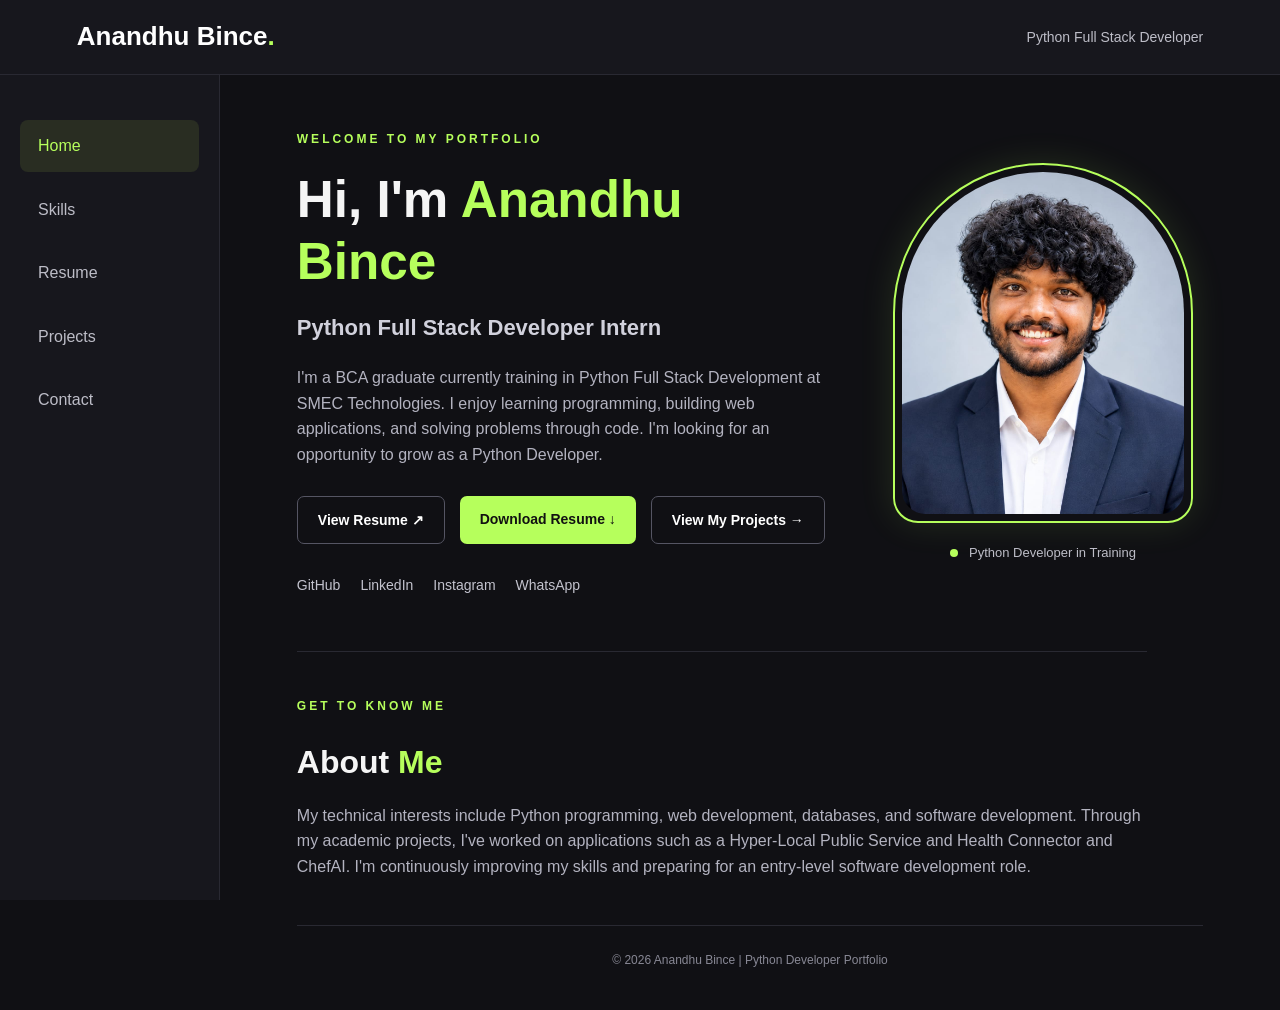
<file: index.html>
<!DOCTYPE html>
<html lang="en">
<head>
    <meta charset="UTF-8">
    <meta name="viewport" content="width=device-width, initial-scale=1.0">

    <title>Anandhu Bince | Python Developer Intern</title>

    <!-- Connect CSS -->
    <link rel="stylesheet" href="style.css">
</head>

<body>

    <!-- Top Navigation -->
    <header class="topbar">
        <a href="index.html" class="logo">Anandhu Bince<span>.</span></a>

        <div class="topbar-text">
            Python Full Stack Developer
        </div>
    </header>

    <!-- Sidebar -->
    <aside class="sidebar">
        <nav>
            <a href="index.html" class="active">Home</a>
            <a href="skills.html">Skills</a>
            <a href="resume.html">Resume</a>
            <a href="work.html">Projects</a>
            <a href="contact.html">Contact</a>
        </nav>
    </aside>

    <!-- Main Content -->
    <main class="main-content">

        <section class="hero">

            <!-- Introduction -->
            <div class="hero-text">

                <p class="welcome">WELCOME TO MY PORTFOLIO</p>

                <h1>
                    Hi, I'm <span>Anandhu Bince</span>
                </h1>

                <h2>Python Full Stack Developer Intern</h2>

                <p class="description">
                    I'm a BCA graduate currently training in Python Full Stack
                    Development at SMEC Technologies. I enjoy learning programming,
                    building web applications, and solving problems through code.
                    I'm looking for an opportunity to grow as a Python Developer.
                </p>

               
            <!-- Buttons -->
            <div class="buttons">

    <!-- View Resume -->
    <a href="./resume.pdf"
       target="_blank"
       rel="noopener noreferrer"
       class="btn secondary-btn">
        View Resume ↗
    </a>

    <!-- Download Resume -->
    <a href="./resume.pdf"
       download="Anandhu_Bince_Resume.pdf"
       class="btn primary-btn">
        Download Resume ↓
    </a>

    <!-- View Projects -->
    <a href="work.html" class="btn secondary-btn">
        View My Projects →
    </a>

</div>

                <!-- Social Links -->
                <div class="social-links">
                    <a href="https://github.com/anandhubince"
                       target="_blank" rel="noopener noreferrer">GitHub</a>

                    <a href="https://www.linkedin.com/in/anandhubince"
                       target="_blank" rel="noopener noreferrer">LinkedIn</a>

                    <a href="https://www.instagram.com/"
                       target="_blank" rel="noopener noreferrer">Instagram</a>

                    <a href="https://wa.me/918590468492"
                       target="_blank" rel="noopener noreferrer">WhatsApp</a>
                </div>

            </div>

            <!-- Profile Photo -->
            <div class="hero-image">
                <div class="image-frame">
                    <img src="profile.jpeg"
                         alt="Anandhu Bince - Python Developer">
                </div>

                <div class="photo-caption">
                    <span class="status-dot"></span>
                    Python Developer in Training
                </div>
            </div>

        </section>

        <!-- About Section -->
        <section class="about-section">

            <p class="section-label">GET TO KNOW ME</p>

            <h2>About <span>Me</span></h2>

            <p>
                My technical interests include Python programming, web development,
                databases, and software development. Through my academic projects,
                I've worked on applications such as a Hyper-Local Public Service
                and Health Connector and ChefAI. I'm continuously improving my
                skills and preparing for an entry-level software development role.
            </p>

        </section>

        <!-- Footer -->
        <footer>
            <p>© 2026 Anandhu Bince | Python Developer Portfolio</p>
        </footer>

    </main>

    <!-- Connect JavaScript -->
    <script src="script.js"></script>

</body>
</html>
</file>
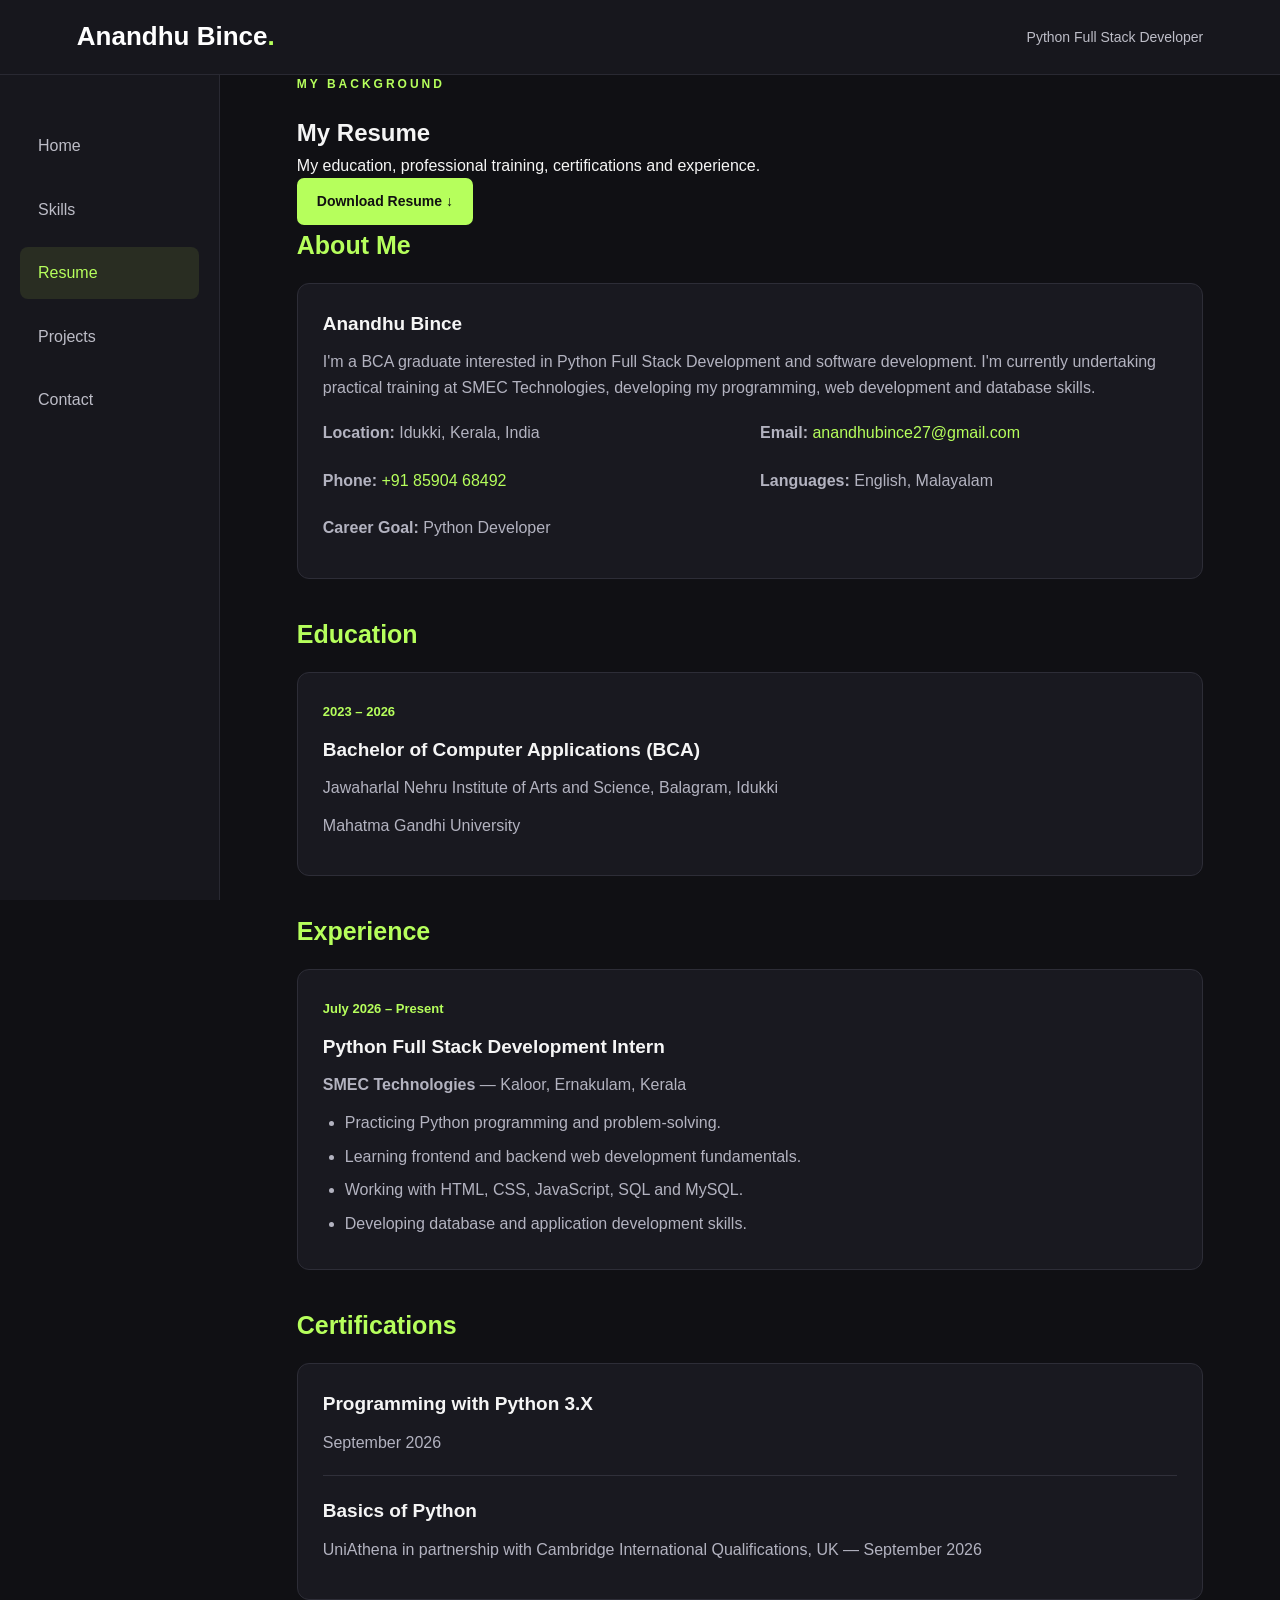
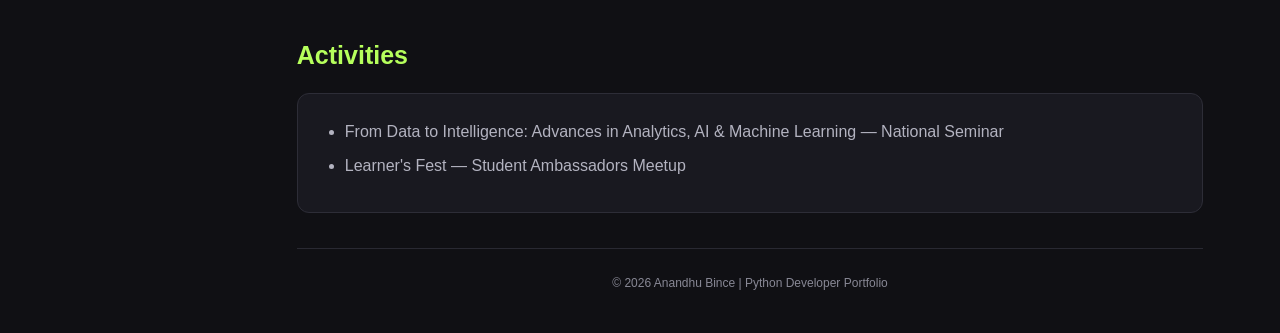
<file: resume.html>
<!DOCTYPE html>
<html lang="en">
<head>
    <meta charset="UTF-8">
    <meta name="viewport" content="width=device-width, initial-scale=1.0">

    <title>Resume | Anandhu Bince</title>

    <link rel="stylesheet" href="style.css">
</head>

<body>

    <!-- Top Bar -->
    <header class="topbar">
        <a href="index.html" class="logo">Anandhu Bince<span>.</span></a>
        <div class="topbar-text">Python Full Stack Developer</div>
    </header>

    <!-- Sidebar -->
    <aside class="sidebar">
        <nav>
            <a href="index.html">Home</a>
            <a href="skills.html">Skills</a>
            <a href="resume.html" class="active">Resume</a>
            <a href="work.html">Projects</a>
            <a href="contact.html">Contact</a>
        </nav>
    </aside>

    <!-- Main Content -->
    <main class="main-content">

        <section class="page-heading">
            <p class="section-label">MY BACKGROUND</p>
            <h1>My <span>Resume</span></h1>

            <p>
                My education, professional training, certifications and experience.
            </p>

            
            <a href="./resume.pdf"
                download="Anandhu_Bince_Resume.pdf"
                class="btn primary-btn">
                Download Resume ↓
            </a>

        </section>

        <!-- Professional Summary -->
        <section class="resume-section">

            <h2>About Me</h2>

            <div class="resume-card">
                <h3>Anandhu Bince</h3>

                <p>
                    I'm a BCA graduate interested in Python Full Stack Development
                    and software development. I'm currently undertaking practical
                    training at SMEC Technologies, developing my programming,
                    web development and database skills.
                </p>

                <div class="details-grid">
                    <p><strong>Location:</strong> Idukki, Kerala, India</p>

                    <p>
                        <strong>Email:</strong>
                        <a href="mailto:anandhubince27@gmail.com">
                            anandhubince27@gmail.com
                        </a>
                    </p>

                    <p>
                        <strong>Phone:</strong>
                        <a href="tel:+918590468492">+91 85904 68492</a>
                    </p>

                    <p><strong>Languages:</strong> English, Malayalam</p>

                    <p><strong>Career Goal:</strong> Python Developer</p>
                </div>
            </div>

        </section>

        <!-- Education -->
        <section class="resume-section">

            <h2>Education</h2>

            <div class="resume-card timeline-card">

                <span class="timeline-date">2023 – 2026</span>

                <h3>Bachelor of Computer Applications (BCA)</h3>

                <p>
                    Jawaharlal Nehru Institute of Arts and Science,
                    Balagram, Idukki
                </p>

                <p>Mahatma Gandhi University</p>

            </div>

        </section>

        <!-- Experience -->
        <section class="resume-section">

            <h2>Experience</h2>

            <div class="resume-card timeline-card">

                <span class="timeline-date">July 2026 – Present</span>

                <h3>Python Full Stack Development Intern</h3>

                <p><strong>SMEC Technologies</strong> — Kaloor, Ernakulam, Kerala</p>

                <ul>
                    <li>Practicing Python programming and problem-solving.</li>
                    <li>Learning frontend and backend web development fundamentals.</li>
                    <li>Working with HTML, CSS, JavaScript, SQL and MySQL.</li>
                    <li>Developing database and application development skills.</li>
                </ul>

            </div>

        </section>

        <!-- Certifications -->
        <section class="resume-section">

            <h2>Certifications</h2>

            <div class="resume-card">

                <h3>Programming with Python 3.X</h3>
                <p>September 2026</p>

                <hr>

                <h3>Basics of Python</h3>
                <p>
                    UniAthena in partnership with Cambridge International
                    Qualifications, UK — September 2026
                </p>

            </div>

        </section>

        <!-- Activities -->
        <section class="resume-section">

            <h2>Activities</h2>

            <div class="resume-card">

                <ul>
                    <li>
                        From Data to Intelligence: Advances in Analytics,
                        AI & Machine Learning — National Seminar
                    </li>

                    <li>
                        Learner's Fest — Student Ambassadors Meetup
                    </li>
                </ul>

            </div>

        </section>

        <footer>
            <p>© 2026 Anandhu Bince | Python Developer Portfolio</p>
        </footer>

    </main>

    <script src="script.js"></script>

</body>
</html>
</file>
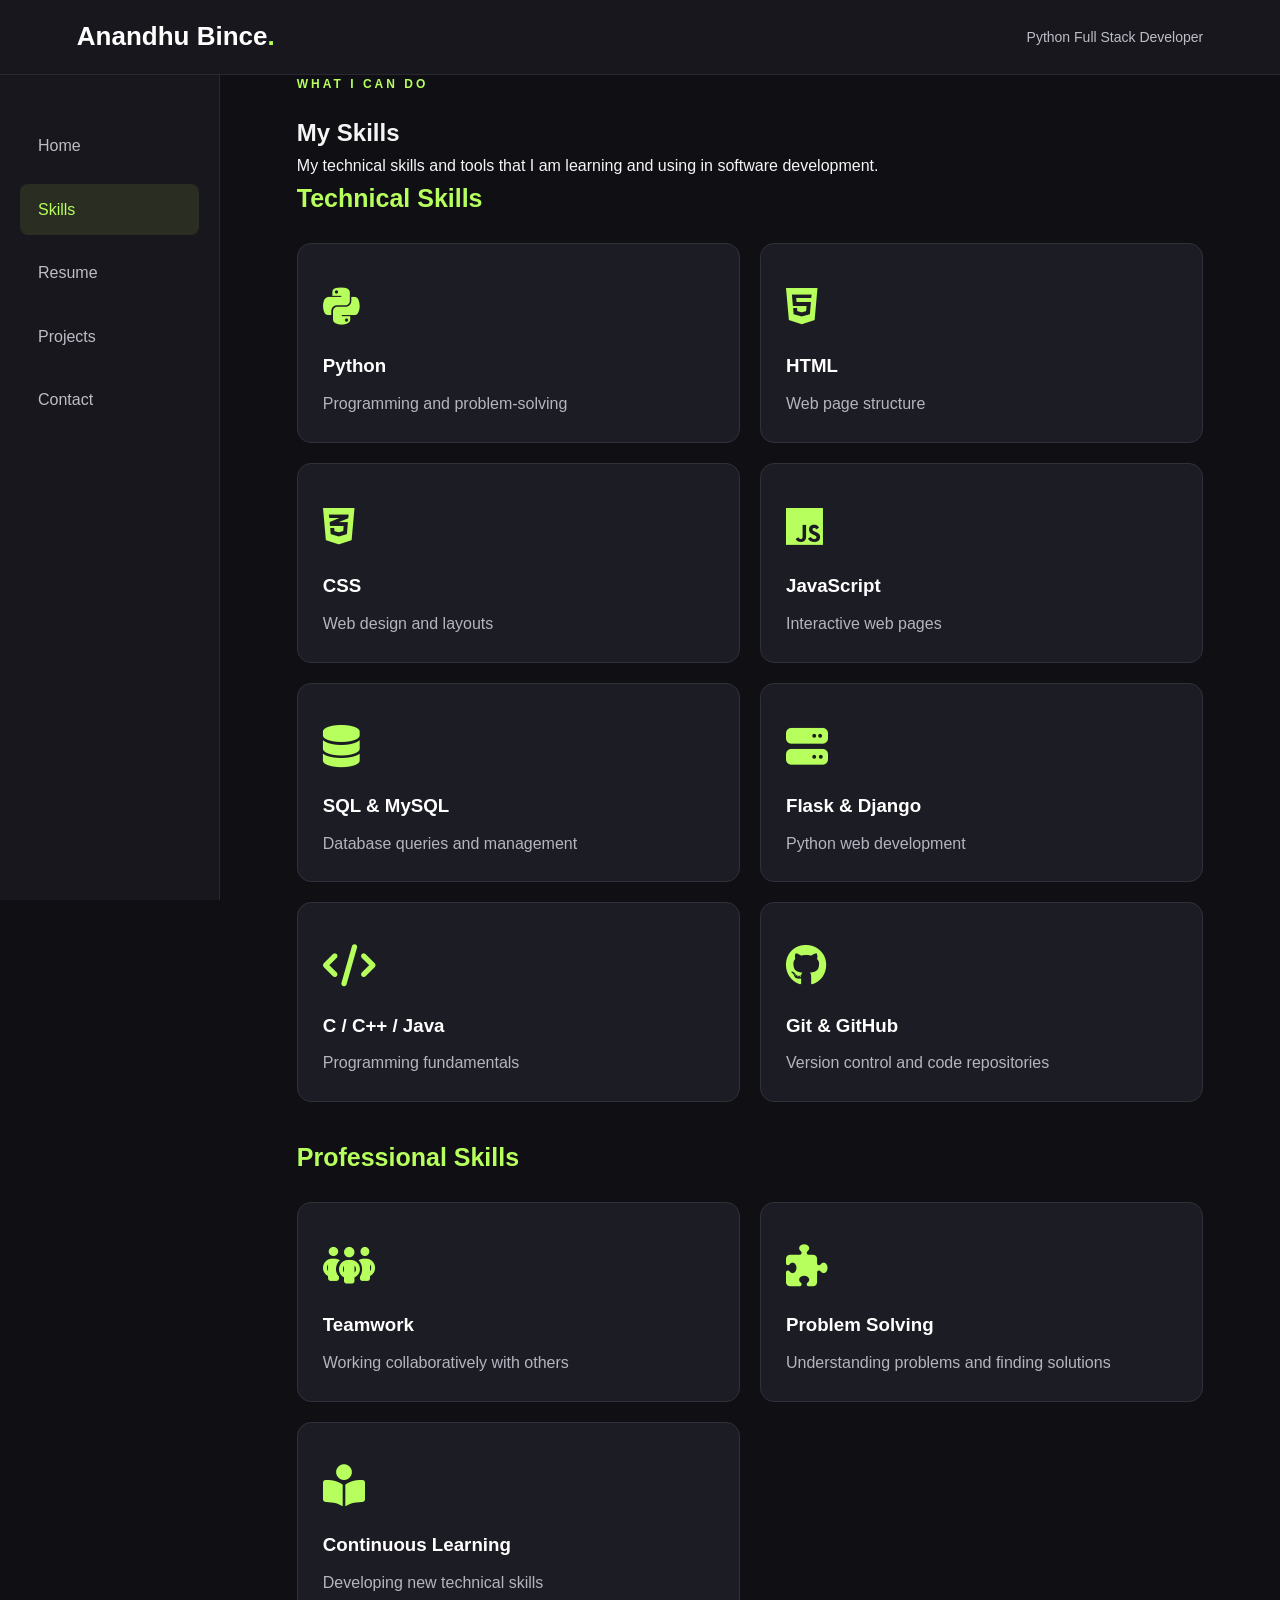
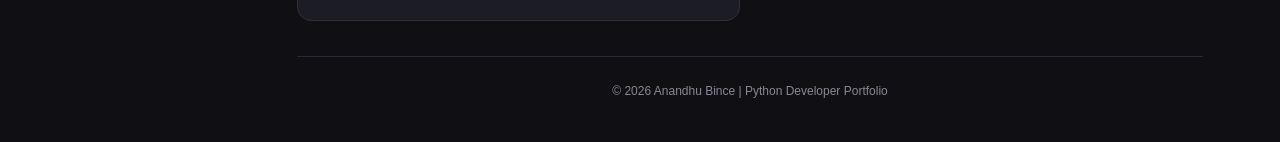
<file: skills.html>
<!DOCTYPE html>
<html lang="en">
<head>
    <meta charset="UTF-8">
    <meta name="viewport" content="width=device-width, initial-scale=1.0">

    <title>Skills | Anandhu Bince</title>

    <link rel="stylesheet" href="style.css">
    <!-- Font Awesome Icons -->
    <link rel="stylesheet" href="https://cdnjs.cloudflare.com/ajax/libs/font-awesome/6.7.2/css/all.min.css">

</head>

<body>

    <!-- Top Bar -->
    <header class="topbar">
        <a href="index.html" class="logo">Anandhu Bince<span>.</span></a>
        <div class="topbar-text">Python Full Stack Developer</div>
    </header>

    <!-- Sidebar -->
    <aside class="sidebar">
        <nav>
            <a href="index.html">Home</a>
            <a href="skills.html" class="active">Skills</a>
            <a href="resume.html">Resume</a>
            <a href="work.html">Projects</a>
            <a href="contact.html">Contact</a>
        </nav>
    </aside>

    <!-- Main Content -->
    <main class="main-content">

        <section class="page-heading">
            <p class="section-label">WHAT I CAN DO</p>
            <h1>My <span>Skills</span></h1>
            <p>
                My technical skills and tools that I am learning
                and using in software development.
            </p>
        </section>

<!-- Programming Skills -->
<section class="resume-section">
    <h2>Technical Skills</h2>

    <div class="skills-grid">

        <div class="skill-card">
            <div class="skill-icon"><i class="fa-brands fa-python"></i></div>
            <h3>Python</h3>
            <p>Programming and problem-solving</p>
        </div>

        <div class="skill-card">
            <div class="skill-icon"><i class="fa-brands fa-html5"></i></div>
            <h3>HTML</h3>
            <p>Web page structure</p>
        </div>

        <div class="skill-card">
            <div class="skill-icon"><i class="fa-brands fa-css3-alt"></i></div>
            <h3>CSS</h3>
            <p>Web design and layouts</p>
        </div>

        <div class="skill-card">
            <div class="skill-icon"><i class="fa-brands fa-js"></i></div>
            <h3>JavaScript</h3>
            <p>Interactive web pages</p>
        </div>

        <div class="skill-card">
            <div class="skill-icon"><i class="fa-solid fa-database"></i></div>
            <h3>SQL & MySQL</h3>
            <p>Database queries and management</p>
        </div>

        <div class="skill-card">
            <div class="skill-icon"><i class="fa-solid fa-server"></i></div>
            <h3>Flask & Django</h3>
            <p>Python web development</p>
        </div>

        <div class="skill-card">
            <div class="skill-icon"><i class="fa-solid fa-code"></i></div>
            <h3>C / C++ / Java</h3>
            <p>Programming fundamentals</p>
        </div>

        <div class="skill-card">
            <div class="skill-icon"><i class="fa-brands fa-github"></i></div>
            <h3>Git & GitHub</h3>
            <p>Version control and code repositories</p>
        </div>

    </div>
</section>

        <!-- Professional Skills -->
<section class="resume-section">
    <h2>Professional Skills</h2>

    <div class="skills-grid">

        <div class="skill-card">
            <div class="skill-icon">
                <i class="fa-solid fa-people-group"></i>
            </div>
            <h3>Teamwork</h3>
            <p>Working collaboratively with others</p>
        </div>

        <div class="skill-card">
            <div class="skill-icon">
                <i class="fa-solid fa-puzzle-piece"></i>
            </div>
            <h3>Problem Solving</h3>
            <p>Understanding problems and finding solutions</p>
        </div>

        <div class="skill-card">
            <div class="skill-icon">
                <i class="fa-solid fa-book-open-reader"></i>
            </div>
            <h3>Continuous Learning</h3>
            <p>Developing new technical skills</p>
        </div>

    </div>
</section>

        <footer>
            <p>© 2026 Anandhu Bince | Python Developer Portfolio</p>
        </footer>

    </main>

    <script src="script.js"></script>

</body>
</html>
</file>
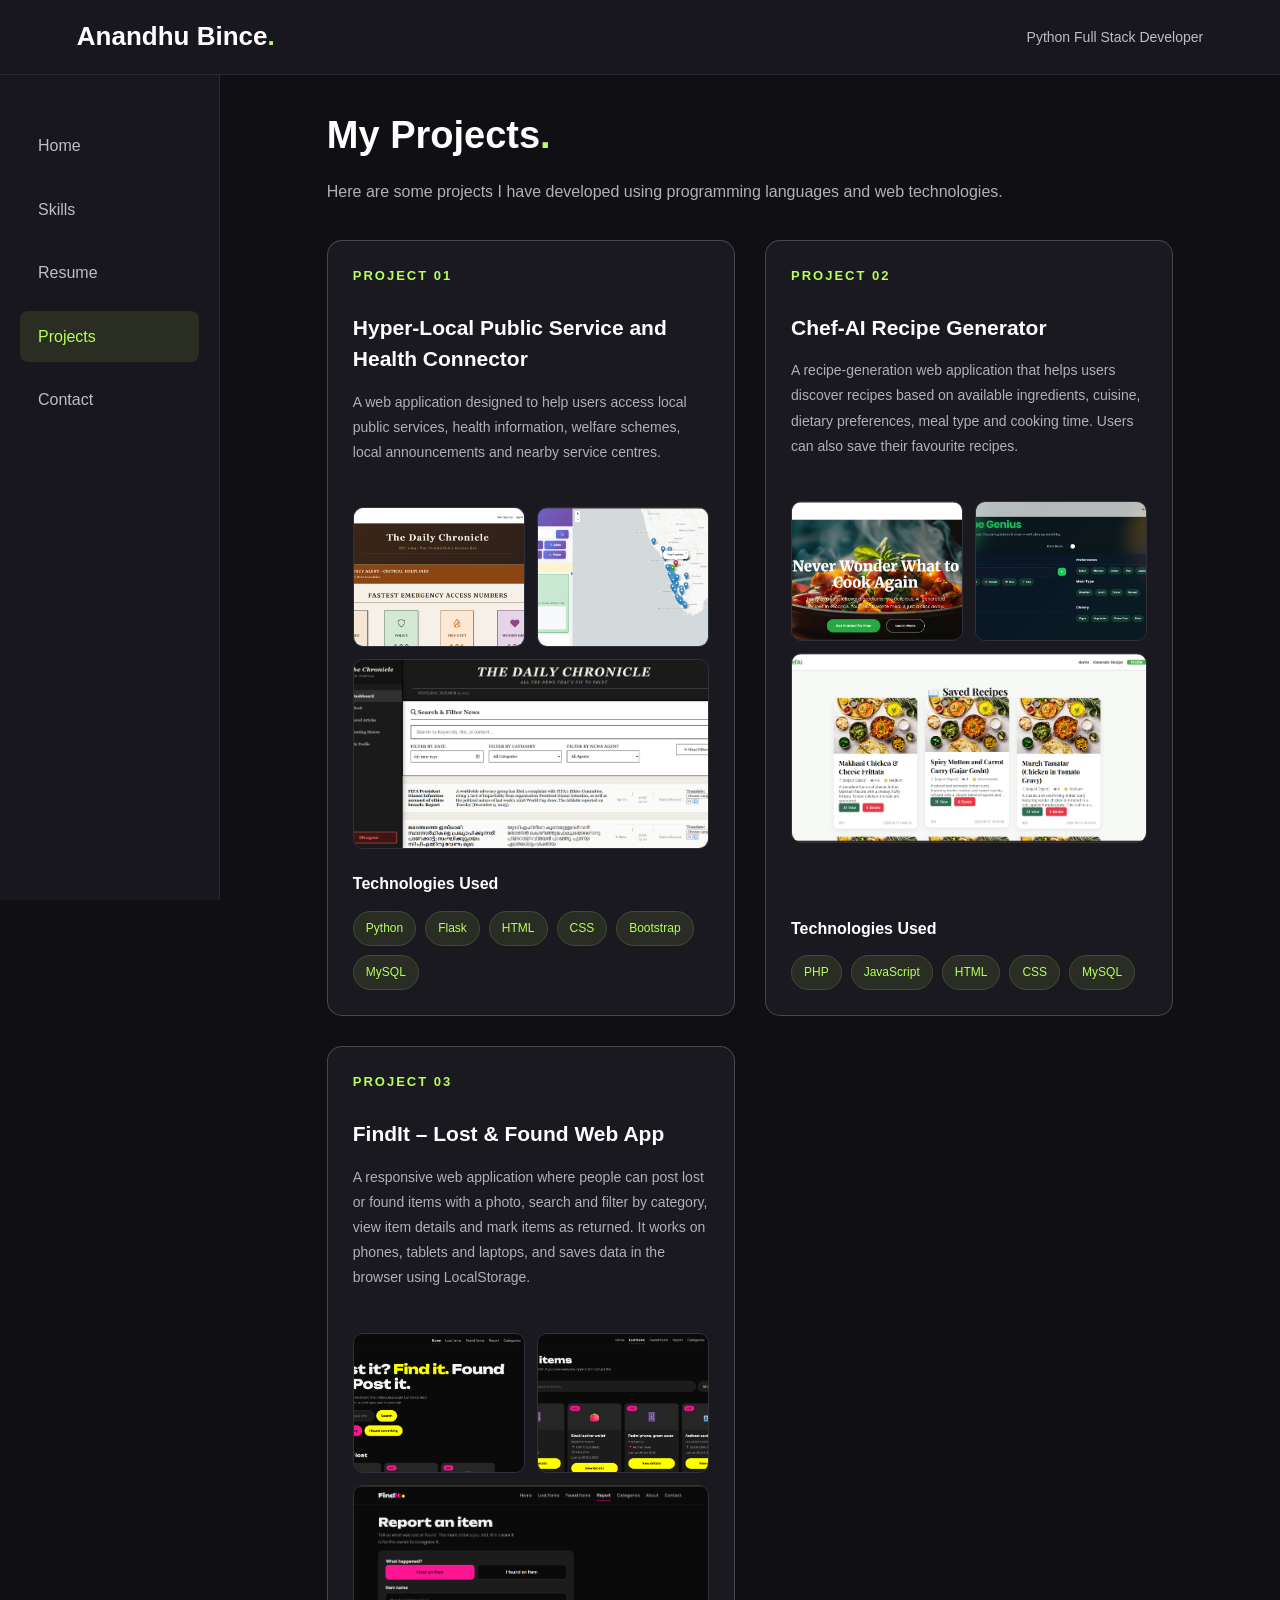
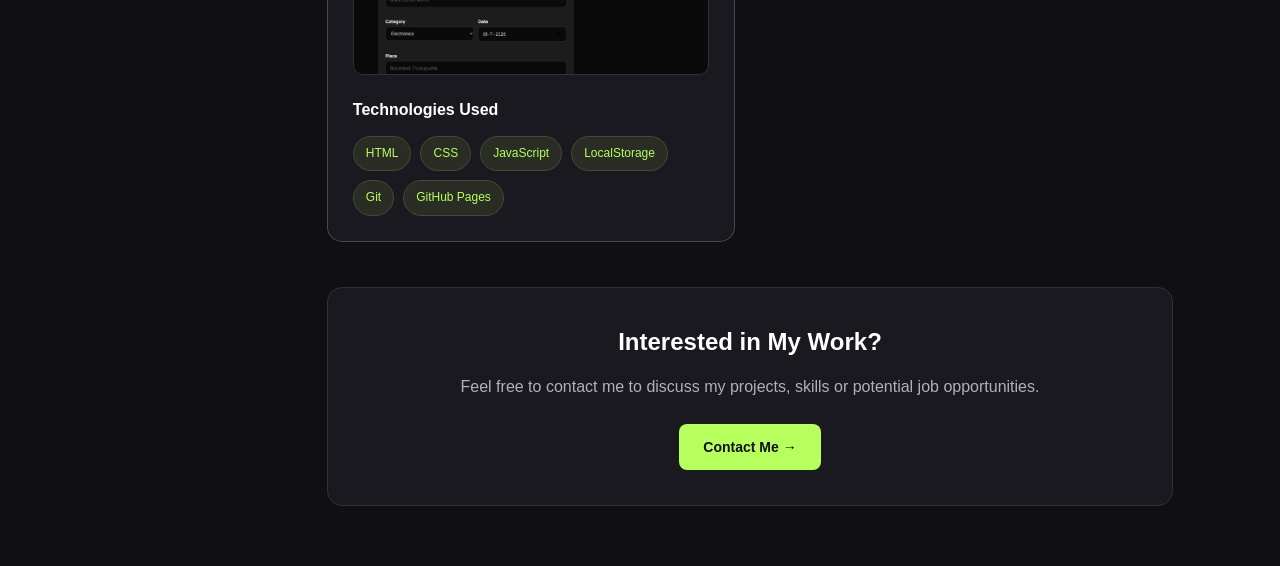
<file: work.html>
<!DOCTYPE html>
<html lang="en">

<head>
    <meta charset="UTF-8">
    <meta name="viewport" content="width=device-width, initial-scale=1.0">

    <title>My Projects | Anandhu Bince</title>

    <!-- Connect CSS -->
    <link rel="stylesheet" href="style.css">
</head>

<body>
    <!-- Top Bar -->
    <header class="topbar">
        <a href="index.html" class="logo">Anandhu Bince<span>.</span></a>
        <div class="topbar-text">Python Full Stack Developer</div>
    </header>
    <!-- Sidebar Navigation -->
    <aside class="sidebar">

        <nav>
            <a href="index.html">Home</a>
            <a href="skills.html">Skills</a>
            <a href="resume.html">Resume</a>
            <a href="work.html" class="active">Projects</a>
            <a href="contact.html">Contact</a>
        </nav>

    </aside>

    <!-- Main Content -->
    <main class="main-content">

        <section class="projects-section">

            <!-- Page Heading -->
            <h1>My Projects<span>.</span></h1>

            <p class="section-description">
                Here are some projects I have developed using programming
                languages and web technologies.
            </p>


            <!-- Projects Grid -->
            <div class="projects-grid">


                <!-- ================================== -->
                <!-- PROJECT 1: PUBLIC SERVICE CONNECTOR -->
                <!-- ================================== -->

                <div class="project-card">

                    <span class="project-number">PROJECT 01</span>

                    <h2>
                        Hyper-Local Public Service and Health Connector
                    </h2>

                    <p class="project-description">
                        A web application designed to help users access
                        local public services, health information, welfare
                        schemes, local announcements and nearby service
                        centres.
                    </p>


                    <!-- Project 1 Images -->
                    <div class="project-gallery">

                        <img
                            src="public-service-1.png"
                            alt="Public Service Connector home page"
                            loading="lazy"
                        >

                        <img
                            src="public-service-2.png"
                            alt="Public Service Connector services page"
                            loading="lazy"
                        >

                        <img
                            src="public-service-3.png"
                            alt="Public Service Connector information page"
                            loading="lazy"
                        >

                    </div>


                    <!-- Project 1 Technologies -->
                    <h3>Technologies Used</h3>

                    <div class="tech-tags">
                        <span>Python</span>
                        <span>Flask</span>
                        <span>HTML</span>
                        <span>CSS</span>
                        <span>Bootstrap</span>
                        <span>MySQL</span>
                    </div>

                </div>



                <!-- ============================== -->
                <!-- PROJECT 2: CHEF-AI -->
                <!-- ============================== -->

                <div class="project-card">

                    <span class="project-number">PROJECT 02</span>

                    <h2>Chef-AI Recipe Generator</h2>

                    <p class="project-description">
                        A recipe-generation web application that helps
                        users discover recipes based on available
                        ingredients, cuisine, dietary preferences,
                        meal type and cooking time. Users can also
                        save their favourite recipes.
                    </p>


                    <!-- Project 2 Images -->
                    <div class="project-gallery">

                        <img
                            src="chef-ai-1.png"
                            alt="Chef-AI home page"
                            loading="lazy"
                        >

                        <img
                            src="chef-ai-2.png"
                            alt="Chef-AI recipe generator form"
                            loading="lazy"
                        >

                        <img
                            src="chef-ai-3.png"
                            alt="Chef-AI generated recipe page"
                            loading="lazy"
                        >

                    </div>


                    <!-- Project 2 Technologies -->
                    <h3>Technologies Used</h3>

                    <div class="tech-tags">
                        <span>PHP</span>
                        <span>JavaScript</span>
                        <span>HTML</span>
                        <span>CSS</span>
                        <span>MySQL</span>
                    </div>
                </div>
                                    <!-- ============================== -->
                <!-- PROJECT 3: FINDIT -->
                <!-- ============================== -->

                <div class="project-card">

                    <span class="project-number">PROJECT 03</span>

                    <h2>FindIt – Lost &amp; Found Web App</h2>

                    <p class="project-description">
                        A responsive web application where people can post
                        lost or found items with a photo, search and filter
                        by category, view item details and mark items as
                        returned. It works on phones, tablets and laptops,
                        and saves data in the browser using LocalStorage.
                    </p>


                    <!-- Project 3 Images -->
                    <div class="project-gallery">

                        <img
                            src="findit-1.png"
                            alt="FindIt home page with search and report buttons"
                            loading="lazy"
                        >

                        <img
                            src="findit-2.png"
                            alt="FindIt lost items page with search and category filter"
                            loading="lazy"
                        >

                        <img
                            src="findit-3.png"
                            alt="FindIt item details popup"
                            loading="lazy"
                        >

                    </div>


                    <!-- Project 3 Technologies -->
                    <h3>Technologies Used</h3>

                    <div class="tech-tags">
                        <span>HTML</span>
                        <span>CSS</span>
                        <span>JavaScript</span>
                        <span>LocalStorage</span>
                        <span>Git</span>
                        <span>GitHub Pages</span>
                    </div>
                

                </div>


            </div>


            <!-- Contact Section -->
            <div class="project-contact">

                <h2>Interested in My Work?</h2>

                <p>
                    Feel free to contact me to discuss my projects,
                    skills or potential job opportunities.
                </p>

                <a href="contact.html" class="btn primary-btn">
                    Contact Me →
                </a>

            </div>

        </section>

    </main>


    <!-- Connect JavaScript -->
    <script src="script.js"></script>

</body>

</html>
</file>
<file: style.css>
/* Reset */
* {
    margin: 0;
    padding: 0;
    box-sizing: border-box;
}

html {
    scroll-behavior: smooth;
}

body {
    font-family: Arial, Helvetica, sans-serif;
    background: #101014;
    color: #f5f5f5;
    line-height: 1.6;
}

/* Top Navigation */
.topbar {
    position: fixed;
    top: 0;
    left: 0;
    width: 100%;
    height: 75px;
    padding: 0 6%;
    background: #17171d;
    border-bottom: 1px solid #292932;
    display: flex;
    justify-content: space-between;
    align-items: center;
    z-index: 1000;
}

.logo {
    color: #ffffff;
    font-size: 26px;
    font-weight: bold;
    text-decoration: none;
}

.logo span,
.hero-text h1 span,
.about-section h2 span {
    color: #b6ff5c;
}

.topbar-text {
    color: #bdbdc7;
    font-size: 14px;
    font-weight: normal;
    margin: 0;
}

/* Sidebar */
.sidebar {
    position: fixed;
    top: 75px;
    left: 0;
    width: 220px;
    height: calc(100vh - 75px);
    background: #17171d;
    border-right: 1px solid #292932;
    padding: 45px 20px;
}

.sidebar nav {
    display: flex;
    flex-direction: column;
    gap: 12px;
}

.sidebar nav a {
    color: #bdbdc7;
    text-decoration: none;
    padding: 13px 18px;
    border-radius: 8px;
    transition: 0.3s;
}

.sidebar nav a:hover,
.sidebar nav a.active {
    background: #292d22;
    color: #b6ff5c;
}

/* Main Content */
.main-content {
    margin-left: 220px;
    padding: 75px 6% 30px;
}

/* Home Hero */
.hero {
    min-height: 570px;
    display: flex;
    flex-direction: row;
    align-items: center;
    justify-content: space-between;
    gap: 50px;
    padding: 55px 0;
}

.hero-text {
    flex: 1;
    max-width: 650px;
}

.welcome,
.section-label {
    color: #b6ff5c;
    letter-spacing: 3px;
    font-size: 12px;
    font-weight: bold;
    margin-bottom: 20px;
}

.hero-text h1 {
    font-size: clamp(32px, 4vw, 52px);
    line-height: 1.2;
    margin-bottom: 18px;
}

.hero-text h2 {
    color: #d1d1dc;
    font-size: 22px;
    margin-bottom: 20px;
}

.description {
    color: #b3b3c0;
    max-width: 580px;
    margin-bottom: 28px;
}

/* Buttons */
.buttons {
    display: flex;
    flex-wrap: wrap;
    gap: 15px;
    margin-bottom: 30px;
}

.btn {
    display: inline-block;
    padding: 12px 20px;
    border-radius: 7px;
    font-weight: bold;
    font-size: 14px;
    text-decoration: none;
    transition: 0.3s;
}

.primary-btn {
    background: #b6ff5c;
    color: #111111;
}

.primary-btn:hover {
    background: #d0ff96;
    transform: translateY(-3px);
}

.secondary-btn {
    border: 1px solid #555563;
    color: #ffffff;
}

.secondary-btn:hover {
    border-color: #b6ff5c;
    color: #b6ff5c;
}

/* Social Links */
.social-links {
    display: flex;
    flex-wrap: wrap;
    gap: 20px;
}

.social-links a {
    color: #c3c3ce;
    font-size: 14px;
    text-decoration: none;
}

.social-links a:hover {
    color: #b6ff5c;
}

/* Profile Photo */
.hero-image {
    width: 320px;
    flex-shrink: 0;
    text-align: center;
}

.image-frame {
    width: 300px;
    height: 360px;
    margin: auto;
    padding: 7px;
    border: 2px solid #b6ff5c;
    border-radius: 150px 150px 25px 25px;
    overflow: hidden;
    box-shadow: 0 0 35px rgba(182, 255, 92, 0.12);
}

.image-frame img {
    width: 100%;
    height: 100%;
    object-fit: cover;
    object-position: center;
    border-radius: inherit;
}

.photo-caption {
    margin-top: 20px;
    color: #bdbdc7;
    font-size: 13px;
}

.status-dot {
    display: inline-block;
    width: 8px;
    height: 8px;
    background: #b6ff5c;
    border-radius: 50%;
    margin-right: 7px;
}

/* About Section */
.about-section {
    max-width: 850px;
    padding: 45px 0;
    border-top: 1px solid #292932;
}

.about-section h2 {
    font-size: 32px;
    margin-bottom: 15px;
}

.about-section > p:last-child {
    color: #b3b3c0;
}

/* Footer */
footer {
    padding: 25px 0 10px;
    border-top: 1px solid #292932;
    color: #888895;
    font-size: 12px;
    text-align: center;
}

/* Responsive Design */
/* Home Page - Tablet Responsive Design */
@media (max-width: 800px) {
    .hero {
        flex-direction: column-reverse;
        text-align: center;
    }

    .hero-text {
        max-width: 700px;
    }

    .buttons,
    .social-links {
        justify-content: center;
    }
}

/* Mobile Header and Navigation */
@media (max-width: 650px) {

    .topbar {
        height: 85px;
        padding: 8px 12px;
        gap: 8px;
    }

    .logo {
        font-size: 18px;
        line-height: 1.2;
        white-space: nowrap;
        flex-shrink: 0;
    }

    .topbar-text {
        font-size: 11px;
        line-height: 1.3;
        text-align: right;
        max-width: 45%;
    }

    .sidebar {
        position: fixed;
        top: 85px;
        left: 0;
        width: 100%;
        height: auto;
        padding: 8px;
        border-right: none;
        border-bottom: 1px solid #292932;
        z-index: 900;
    }

    .sidebar nav {
        flex-direction: row;
        justify-content: center;
        gap: 3px;
    }

    .sidebar nav a {
        padding: 8px 10px;
        font-size: 12px;
    }

    .main-content {
        margin-left: 0;
        padding: 145px 20px 25px;
    }

    /* Home page mobile layout */
    .hero {
        flex-direction: column-reverse;
        gap: 35px;
        padding: 30px 0;
    }

    .hero-image {
        width: 100%;
    }

    .image-frame {
        width: 240px;
        height: 290px;
    }

    .hero-text h1 {
        font-size: 34px;
    }

    .hero-text h2 {
        font-size: 18px;
    }

    .about-section h2 {
        font-size: 28px;
    }
}

/* Resume Page */
.resume-section {
    margin-bottom: 35px;
}

.resume-section > h2 {
    font-size: 25px;
    margin-bottom: 18px;
    color: #b6ff5c;
}

.resume-card {
    background: #191920;
    border: 1px solid #2d2d37;
    border-radius: 12px;
    padding: 25px;
    margin-bottom: 18px;
}

.resume-card h3 {
    font-size: 19px;
    margin-bottom: 10px;
}

.resume-card p {
    color: #b3b3c0;
    margin-bottom: 12px;
}

.resume-card ul {
    padding-left: 22px;
    color: #b3b3c0;
}

.resume-card li {
    margin-bottom: 8px;
}

.resume-card a {
    color: #b6ff5c;
    text-decoration: none;
    overflow-wrap: anywhere;
}

.resume-card a:hover {
    text-decoration: underline;
}

.timeline-date {
    display: inline-block;
    color: #b6ff5c;
    font-size: 13px;
    font-weight: bold;
    margin-bottom: 12px;
}

.details-grid {
    display: grid;
    grid-template-columns: repeat(2, minmax(0, 1fr));
    gap: 10px 20px;
    margin-top: 20px;
}

.details-grid p {
    overflow-wrap: anywhere;
}

.resume-card hr {
    border: 0;
    border-top: 1px solid #30303a;
    margin: 20px 0;
}

@media (max-width: 750px) {
    .details-grid {
        grid-template-columns: 1fr;
    }
}


/* =========================
   SKILLS PAGE
========================= */

.skills-grid {
    display: grid;
    grid-template-columns: repeat(2, minmax(0, 1fr));
    gap: 20px;
    margin-top: 25px;
}

.skill-card {
    background: #1c1c24;
    border: 1px solid #30303a;
    border-radius: 14px;
    padding: 25px;
    transition: transform 0.3s ease, border-color 0.3s ease;
}

.skill-card:hover {
    transform: translateY(-5px);
    border-color: #b6ff5c;
}

.skill-icon {
    font-size: 42px;
    margin-bottom: 15px;
    color: #b6ff5c;
    display: inline-block;
    transition: transform 0.3s ease;
}

.skill-card:hover .skill-icon {
    transform: scale(1.2);
}

/* Technology Icon Styling */
.skill-icon i {
    vertical-align: middle;
}


.skill-card h3 {
    color: #ffffff;
    margin-bottom: 10px;
}

.skill-card p {
    color: #b5b5c0;
    line-height: 1.6;
}

@media (max-width: 600px) {
    .skills-grid {
        grid-template-columns: 1fr;
    }
}


/* ========================================
   PROJECTS PAGE
======================================== */

.projects-section {
    padding: 30px;
}

/* Main Heading */

.projects-section h1 {
    font-size: 38px;
    margin-bottom: 12px;
    color: #ffffff;
}

.projects-section h1 span {
    color: #b6ff5c;
}

.section-description {
    color: #b0b0b8;
    margin-bottom: 35px;
    line-height: 1.7;
    font-size: 16px;
}


/* ========================================
   PROJECT CARDS
======================================== */

.projects-grid {
    display: grid;
    grid-template-columns: repeat(2, minmax(0, 1fr));
    gap: 30px;
    align-items: stretch;
}

.project-card {
    width: 100%;
    height: 100%;
    box-sizing: border-box;

    background: #19191f;
    border: 1px solid rgba(255, 255, 255, 0.2);
    border-radius: 15px;

    padding: 25px;
    overflow: hidden;

    display: flex;
    flex-direction: column;

    transition: transform 0.3s ease, border-color 0.3s ease;
}

.project-card:hover {
    transform: translateY(-5px);
    border-color: #b6ff5c;
}


/* Project Number */

.project-number {
    display: inline-block;
    color: #b6ff5c;
    font-size: 13px;
    font-weight: bold;
    letter-spacing: 2px;
    margin-bottom: 15px;
}


/* Project Title */

.project-card h2 {
    color: #ffffff;
    font-size: 21px;
    line-height: 1.5;
    margin: 10px 0 15px;
}


/* Project Description */

.project-description {
    color: #b0b0b8;
    font-size: 14px;
    line-height: 1.8;
    margin-bottom: 20px;
}


/* ========================================
   PROJECT IMAGE GALLERY
======================================== */

.project-gallery {
    display: grid;
    grid-template-columns: repeat(2, minmax(0, 1fr));
    gap: 12px;
    margin: 22px 0;
}

.project-gallery img {
    display: block;
    width: 100%;
    height: 140px;
    object-fit: cover;
    object-position: center;
    border-radius: 10px;
    border: 1px solid #303039;
    background: #25252d;
    transition: transform 0.3s ease, border-color 0.3s ease;
}

.project-gallery img:hover {
    transform: scale(1.03);
    border-color: #b6ff5c;
}

/* Make the third picture span the full row */

.project-gallery img:last-child:nth-child(odd) {
    grid-column: 1 / -1;
    height: 190px;
}


/* ========================================
   TECHNOLOGY TAGS
======================================== */

.project-card h3 {
    color: #ffffff;
    font-size: 16px;
    margin: auto 0 14px;
}

.tech-tags {
    display: flex;
    flex-wrap: wrap;
    gap: 9px;
}

.tech-tags span {
    display: inline-block;
    background: #292d24;
    color: #b6ff5c;
    border: 1px solid #414b35;
    padding: 7px 12px;
    border-radius: 20px;
    font-size: 12px;
    transition: background 0.3s ease;
}

.tech-tags span:hover {
    background: #39452e;
}


/* ========================================
   CONTACT SECTION
======================================== */

.project-contact {
    text-align: center;
    margin-top: 45px;
    padding: 35px 20px;
    background: #19191f;
    border: 1px solid #303039;
    border-radius: 15px;
}

.project-contact h2 {
    color: #ffffff;
    margin-bottom: 12px;
}

.project-contact p {
    color: #b0b0b8;
    line-height: 1.8;
    margin-bottom: 22px;
}


/* Contact Button */

.project-contact .btn {
    display: inline-block;
    text-decoration: none;
    padding: 12px 24px;
    border-radius: 8px;
    font-weight: bold;
    transition: transform 0.3s ease, background 0.3s ease;
}

.project-contact .primary-btn {
    background: #b6ff5c;
    color: #101014;
}

.project-contact .primary-btn:hover {
    transform: translateY(-3px);
    background: #a4ee49;
}


/* ========================================
   TABLET RESPONSIVE DESIGN
======================================== */

@media (max-width: 1000px) {

    .projects-grid {
        grid-template-columns: 1fr;
    }

    .project-card {
        padding: 24px;
    }

    .project-gallery img {
        height: 180px;
    }

    .project-gallery img:last-child:nth-child(odd) {
        height: 220px;
    }
}


/* ========================================
   MOBILE RESPONSIVE DESIGN
======================================== */

@media (max-width: 600px) {

    .projects-section {
        padding: 20px 12px;
    }

    .projects-section h1 {
        font-size: 30px;
    }

    .section-description {
        font-size: 14px;
    }

    .project-card {
        padding: 16px;
    }

    .project-card h2 {
        font-size: 19px;
    }

    .project-gallery {
        gap: 8px;
    }

    .project-gallery img {
        height: 110px;
    }

    .project-gallery img:last-child:nth-child(odd) {
        height: 145px;
    }

    .project-contact {
        padding: 25px 15px;
    }
}



/* ========================================
   CONTACT PAGE
======================================== */

.contact-section {
    padding: 30px;
}

.contact-section > h1 {
    color: #ffffff;
    font-size: 38px;
    margin-bottom: 12px;
}

.contact-section > h1 span {
    color: #b6ff5c;
}

.contact-intro {
    color: #b0b0b8;
    line-height: 1.8;
    margin-bottom: 35px;
}

/* Main Layout */

.contact-container {
    display: grid;
    grid-template-columns: 1fr 1.2fr;
    gap: 25px;
    align-items: start;
}

/* Contact Information */

.contact-info,
.contact-form-container {
    background: #19191f;
    border: 1px solid #303039;
    border-radius: 15px;
    padding: 28px;
}

.contact-info h2,
.contact-form-container h2 {
    color: #ffffff;
    font-size: 23px;
    margin-bottom: 18px;
}

.contact-info > p {
    color: #b0b0b8;
    line-height: 1.8;
    margin-bottom: 25px;
}

/* Contact Details */

.contact-item {
    display: flex;
    align-items: center;
    gap: 15px;
    margin-bottom: 23px;
    overflow-wrap: anywhere;
}

.contact-icon {
    display: flex;
    justify-content: center;
    align-items: center;
    min-width: 45px;
    height: 45px;
    border-radius: 10px;
    background: #292d24;
    border: 1px solid #414b35;
    color: #b6ff5c;
    font-weight: bold;
    font-size: 19px;
}

.contact-item h3 {
    color: #ffffff;
    font-size: 15px;
    margin-bottom: 6px;
}

.contact-item p,
.contact-item a {
    color: #b0b0b8;
    font-size: 14px;
    line-height: 1.7;
    text-decoration: none;
    overflow-wrap: anywhere;
}

.contact-item a:hover {
    color: #b6ff5c;
}

/* Contact Form */

.form-group {
    margin-bottom: 20px;
}

.form-group label {
    display: block;
    color: #ffffff;
    font-size: 14px;
    margin-bottom: 9px;
}

.form-group input,
.form-group textarea {
    width: 100%;
    padding: 13px 14px;
    background: #101014;
    color: #ffffff;
    border: 1px solid #383840;
    border-radius: 8px;
    font-family: inherit;
    font-size: 14px;
    outline: none;
    box-sizing: border-box;
    transition: border-color 0.3s ease;
}

.form-group input:focus,
.form-group textarea:focus {
    border-color: #b6ff5c;
}

.form-group input::placeholder,
.form-group textarea::placeholder {
    color: #777780;
}

.form-group textarea {
    resize: vertical;
    min-height: 130px;
}

/* Submit Button */

.contact-form-container .primary-btn {
    display: inline-block;
    padding: 13px 22px;
    background: #b6ff5c;
    color: #101014;
    border: none;
    border-radius: 8px;
    font-size: 14px;
    font-weight: bold;
    cursor: pointer;
    transition: transform 0.3s ease,
                background 0.3s ease;
}

.contact-form-container .primary-btn:hover {
    background: #a4ee49;
    transform: translateY(-2px);
}

.form-note {
    color: #9999a3;
    font-size: 12px;
    line-height: 1.7;
    margin-top: 16px;
}

/* Footer */

.contact-footer {
    text-align: center;
    padding: 25px 10px;
    color: #9999a3;
    font-size: 13px;
}

/* Responsive Design */

@media (max-width: 900px) {
    .contact-container {
        grid-template-columns: 1fr;
    }
}

@media (max-width: 600px) {
    .contact-section {
        padding: 20px 12px;
    }

    .contact-section > h1 {
        font-size: 30px;
    }

    .contact-info,
    .contact-form-container {
        padding: 20px;
    }

    .contact-info h2,
    .contact-form-container h2 {
        font-size: 21px;
    }

    .contact-form-container .primary-btn {
        width: 100%;
    }
}
</file>
